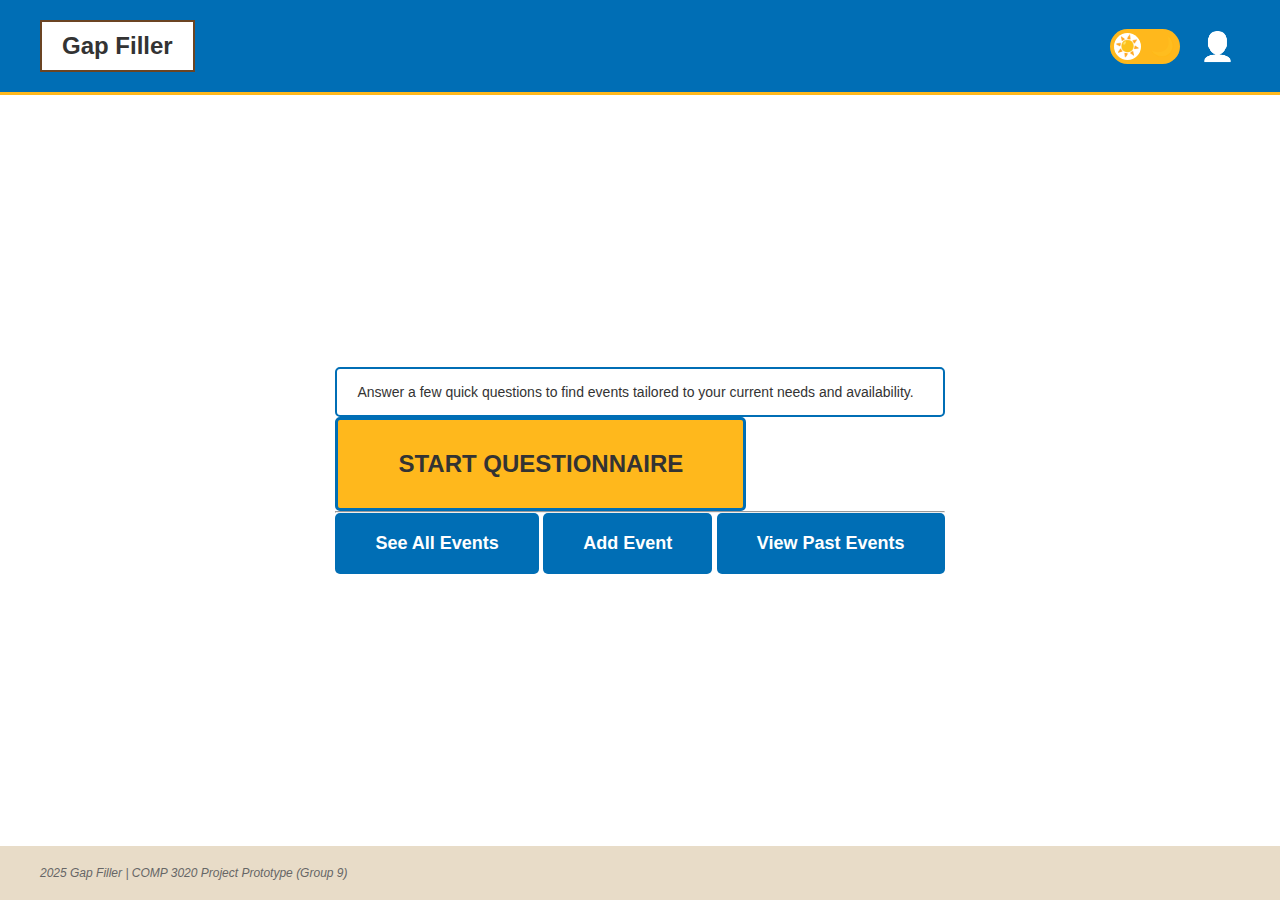
<file: index.html>
<!DOCTYPE html>
<html lang="en">

<head>
    <meta charset="UTF-8">
    <meta name="viewport" content="width=device-width, initial-scale=1.0">
    <title>Gap Filler - Home</title>
    <link rel="stylesheet" href="styles.css">
</head>

<body>
    <div class="container">
        <header class="header">
            <div class="logo">Gap Filler</div>
            <div class="header-icons">
                <div class="theme-toggle">
                    <input type="checkbox" id="theme-switch" class="theme-switch-input">
                    <label for="theme-switch" class="theme-switch-label">
                        <span class="theme-icon sun">☀️</span>
                        <span class="theme-icon moon">🌙</span>
                    </label>
                </div>
                <div class="profile-dropdown">
                    <button class="icon profile-icon" id="profileButton">
                        👤
                    </button>
                    <div class="dropdown-menu" id="dropdownMenu">
                        <a href="index.html" class="dropdown-item">Logout</a>
                    </div>
                </div>
            </div>
        </header>

        <main class="main-content">
            <div class="homepage-content-wrapper">

                <div class="primary-action-group">
                    <div class="tooltip-left homepage-tooltip">
                        Answer a few quick questions to find events tailored to your current needs and availability.
                    </div>
                    <button class="btn btn-primary" onclick="window.location.href='q1.html'" title="Start Questionnaire">
                        START QUESTIONNAIRE
                    </button>
                </div>
                <hr class="section-separator">
                <div class="secondary-actions-container">
                    <button class="btn btn-secondary" onclick="window.location.href='allEvents.html'" title="See All Events">
                        See All Events
                    </button>
                    <button class="btn btn-secondary" onclick="window.location.href='addEvent.html'" title="Add Event">
                        Add Event
                    </button>
                    <button class="btn btn-secondary" onclick="window.location.href='pastEvents.html'" title="View Past Events">
                        View Past Events
                    </button>
                </div>
            </div>
        </main>

        <footer class="footer">
            <div class="footer-note">
                2025 Gap Filler | COMP 3020 Project Prototype (Group 9)
            </div>
        </footer>
    </div>

    <script>
        const profileButton = document.getElementById('profileButton');
        const dropdownMenu = document.getElementById('dropdownMenu');

        profileButton.addEventListener('click', function (e) {
            e.stopPropagation();
            dropdownMenu.classList.toggle('show');
        });

        document.addEventListener('click', function (e) {
            if (!profileButton.contains(e.target) && !dropdownMenu.contains(e.target)) {
                dropdownMenu.classList.remove('show');
            }
        });

        const themeSwitch = document.getElementById('theme-switch');
        themeSwitch.addEventListener('change', function () {
            console.log('Theme toggle clicked:', this.checked ? 'Dark' : 'Light');
        });
    </script>
</body>

</html>
</file>
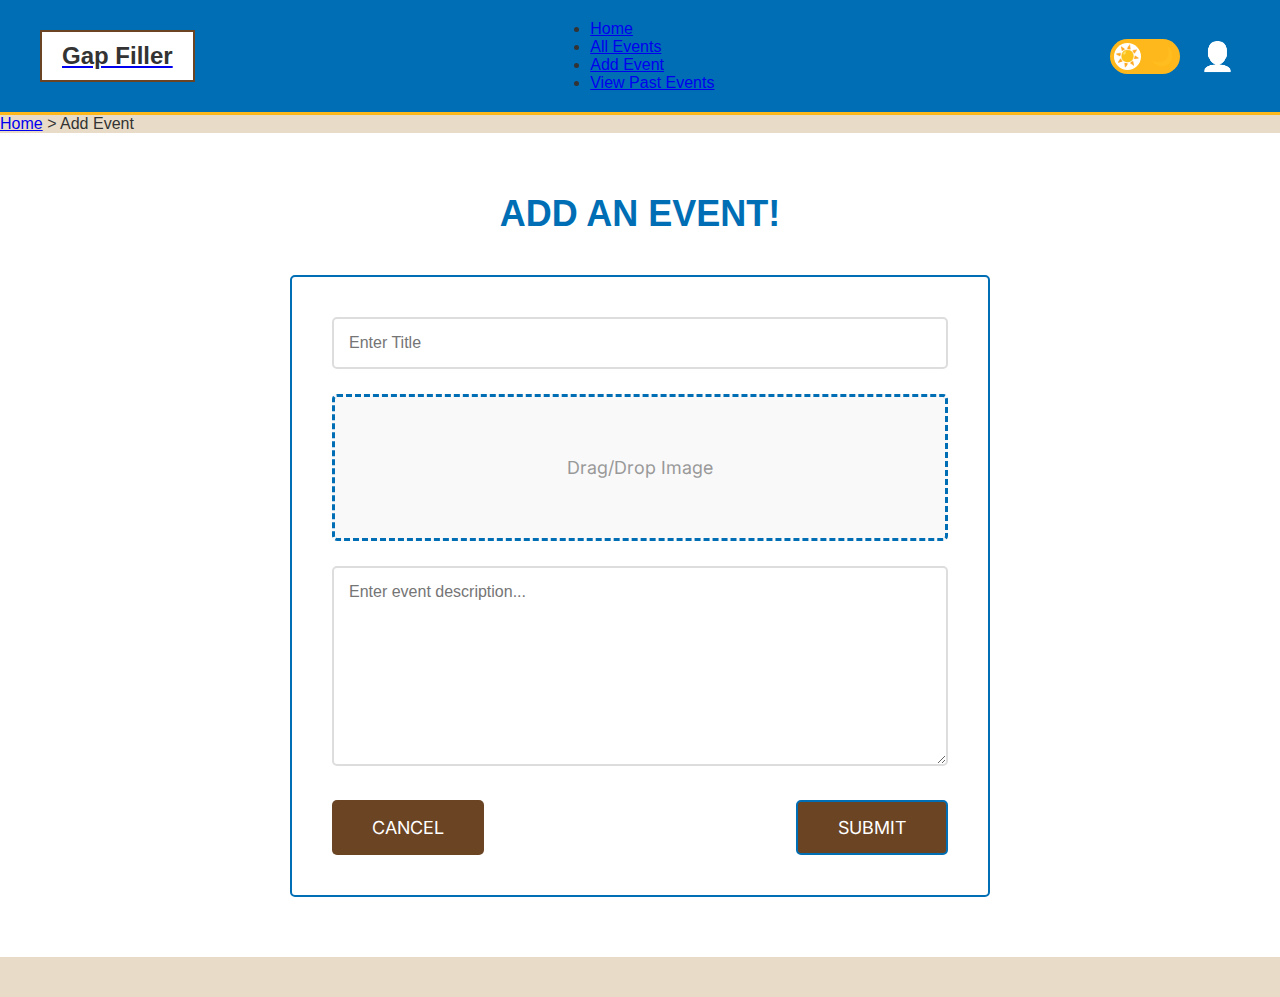
<file: addEvent.html>
<!DOCTYPE html>
<html lang="en">

<head>
    <meta charset="UTF-8">
    <meta name="viewport" content="width=device-width, initial-scale=1.0">
    <title>Gap Filler - Add Event</title>
    <link rel="stylesheet" href="styles.css">

    <link rel="preconnect" href="https://fonts.googleapis.com">
    <link rel="preconnect" href="https://fonts.gstatic.com" crossorigin>
    <link
        href="https://fonts.googleapis.com/css2?family=Inter:ital,opsz,wght@0,14..32,100..900;1,14..32,100..900&display=swap"
        rel="stylesheet">
        
    <style>
        .form-container {
            font-family: "Inter", sans-serif;
            background: white;
            padding: 40px;
            border: 2px solid #006eb5;
            border-radius: 5px;
            max-width: 700px;
            width: 100%;
        }

        .form-group {
            margin-bottom: 25px;
        }

        .form-input {
            width: 100%;
            padding: 15px;
            border: 2px solid #ddd;
            border-radius: 5px;
            font-size: 16px;
            background: white;
            color: #333;
        }

        .form-input:focus {
            outline: none;
            border-color: #006eb5;
            /* Blue focus */
        }

        .form-textarea {
            min-height: 200px;
            resize: vertical;
            font-family: Arial, sans-serif;
        }

        .drag-drop-area {
            border: 3px dashed #006eb5;
            border-radius: 5px;
            padding: 60px;
            text-align: center;
            background: #f9f9f9;
            color: #999;
            font-size: 18px;
            cursor: pointer;
        }

        .drag-drop-area:hover {
            border-color: #ffb81c;
            /* Gold on hover */
            background: #fffdf5;
        }

        .form-actions {
            display: flex;
            justify-content: space-between;
            margin-top: 30px;
        }

        .btn-cancel {
            font-family: "Inter";
            background: #6b4423;
            color: white;
            padding: 15px 40px;
            border: none;
            border-radius: 5px;
            font-size: 18px;
            cursor: pointer;
        }

        .btn-cancel:hover {
            background: #ffb81c;
        }

        .btn-submit {
            font-family: "Inter";
            background: #6b4423;
            color: white;
            padding: 15px 40px;
            font-size: 18px;
            cursor: pointer;
            box-shadow: none;
        }

        .btn-submit:hover {
            background: #ffc838;
        }
    </style>
</head>

<body>
    <div class="container">
        <header class="header">
            <a href="index.html" class="logo-link">
                <div class="logo">Gap Filler</div>
            </a>

            <ul class="header-nav">
                <li class="header-nav-item"><a href="index.html">Home</a></li>
                <li class="header-nav-item"><a href="allEvents.html">All Events</a></li>
                <li class="header-nav-item nav-active"><a href="addEvent.html">Add Event</a></li>
                <li class="header-nav-item"><a href="pastEvents.html">View Past Events</a></li>
            </ul>

            <div class="header-icons">
                <div class="theme-toggle">
                    <input type="checkbox" id="theme-switch" class="theme-switch-input">
                    <label for="theme-switch" class="theme-switch-label">
                        <span class="theme-icon sun">☀️</span>
                        <span class="theme-icon moon">🌙</span>
                    </label>
                </div>
                <div class="profile-dropdown">
                    <button class="icon profile-icon" id="profileButton">
                        👤
                    </button>
                    <div class="dropdown-menu" id="dropdownMenu">
                        <a href="index.html" class="dropdown-item">Logout</a>
                    </div>
                </div>
            </div>
        </header>

        <div class="breadcrumb-wrapper">
            <div class="breadcrumb-container" id="breadcrumbs">
            </div>
        </div>

        <main class="main-content">
            <h1 class="page-title">ADD AN EVENT!</h1>
            <div class="form-container">
                <form id="addEventForm">
                    <div class="form-group">
                        <input type="text" class="form-input" placeholder="Enter Title" id="eventTitle">
                    </div>

                    <div class="form-group">
                        <div class="drag-drop-area" id="dropArea">
                            Drag/Drop Image
                        </div>
                    </div>

                    <div class="form-group">
                        <textarea class="form-input form-textarea" placeholder="Enter event description..."
                            id="eventDescription"></textarea>
                    </div>

                    <div class="form-actions">
                        <button type="button" class="btn-cancel" onclick="window.location.href='index.html'">
                            CANCEL
                        </button>
                        <button type="submit" class="btn-submit">
                            SUBMIT
                        </button>
                    </div>
                </form>
            </div>
        </main>

        <footer class="footer">
        </footer>
    </div>

    <script>
        document.getElementById('addEventForm').addEventListener('submit', function (e) {
            e.preventDefault();
            alert('Event submitted! (This is a demo - no actual submission happening)');
        });

        const dropArea = document.getElementById('dropArea');

        dropArea.addEventListener('dragover', (e) => {
            e.preventDefault();
            dropArea.style.borderColor = '#667eea';
            dropArea.style.background = '#f0f0ff';
        });

        dropArea.addEventListener('dragleave', () => {
            dropArea.style.borderColor = '#ccc';
            dropArea.style.background = '#f9f9f9';
        });

        dropArea.addEventListener('drop', (e) => {
            e.preventDefault();
            dropArea.textContent = 'Image uploaded! ✓';
            dropArea.style.color = '#667eea';
        });

        // Dark Mode Toggle
        const themeSwitch = document.getElementById('theme-switch');

        const currentTheme = localStorage.getItem('theme') || 'light';
        if (currentTheme === 'dark') {
            document.body.classList.add('dark-mode');
            themeSwitch.checked = true;
        }

        themeSwitch.addEventListener('change', function () {
            if (this.checked) {
                document.body.classList.add('dark-mode');
                localStorage.setItem('theme', 'dark');
            } else {
                document.body.classList.remove('dark-mode');
                localStorage.setItem('theme', 'light');
            }
        });

        function renderBreadcrumbs() {
            const breadcrumbs = document.getElementById('breadcrumbs');
            if (breadcrumbs) {
                breadcrumbs.innerHTML = `
            <a href="index.html" class="breadcrumb-link">Home</a>
            <span class="breadcrumb-separator">></span>
            <span class="breadcrumb-current">Add Event</span>`;
            }
        }
        renderBreadcrumbs();
    </script>
</body>

</html>
</file>
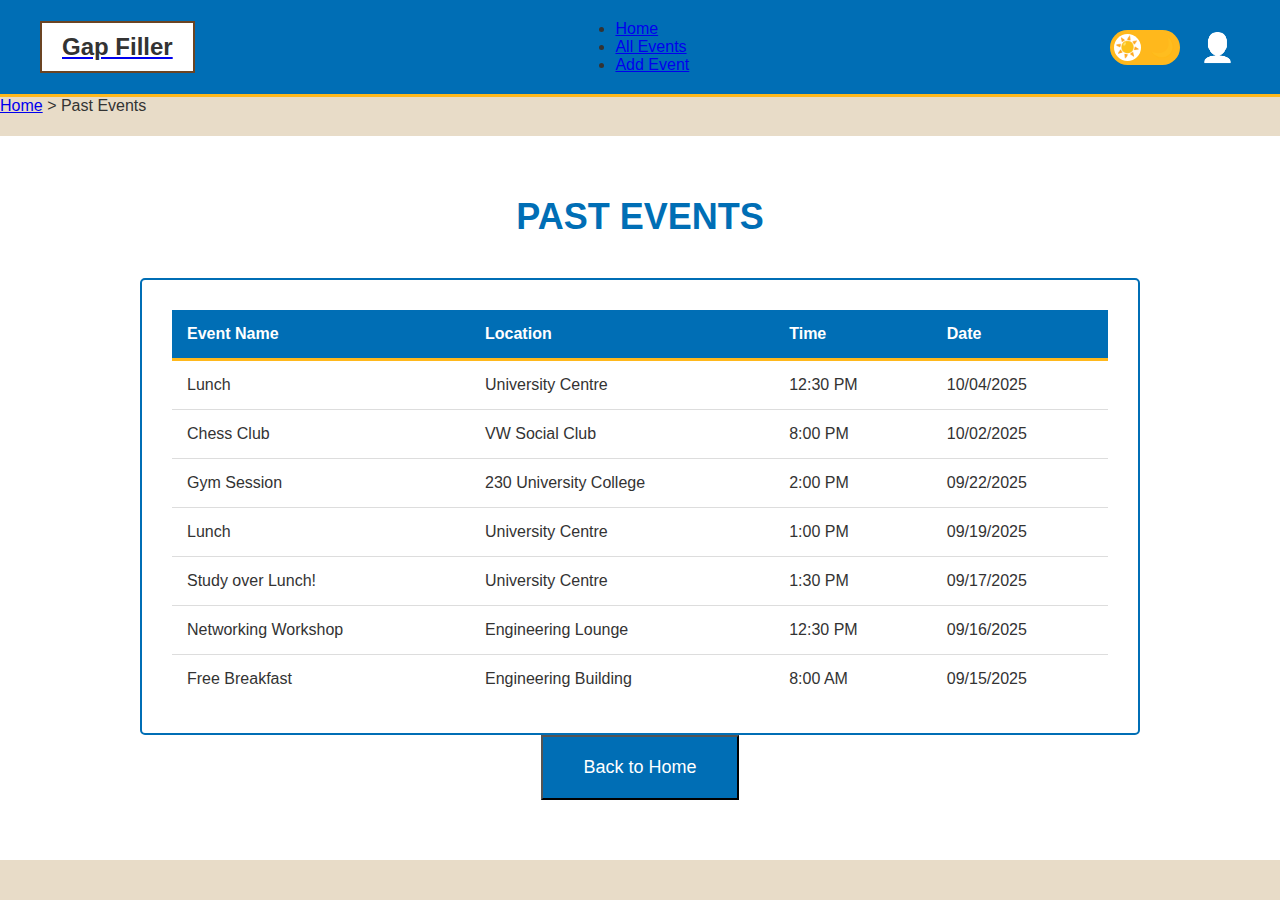
<file: pastEvents.html>
<!DOCTYPE html>
<html lang="en">

<head>
    <meta charset="UTF-8">
    <meta name="viewport" content="width=device-width, initial-scale=1.0">
    <title>Gap Filler - Past Events</title>
    <link rel="stylesheet" href="styles.css">
    <style>
        .events-table-container {
            background: white;
            padding: 30px;
            border: 2px solid #006eb5;
            border-radius: 5px;
            max-width: 1000px;
            width: 100%;
            overflow-x: auto;
        }

        .events-table {
            width: 100%;
            border-collapse: collapse;
            font-size: 16px;
        }

        .events-table thead {
            background-color: #006eb5;
            color: white;
        }

        .events-table th {
            padding: 15px;
            text-align: left;
            font-weight: bold;
            border-bottom: 3px solid #ffb81c;
        }

        .events-table td {
            padding: 15px;
            border-bottom: 1px solid #ddd;
            color: #333;
        }

        .events-table tbody tr:hover {
            background-color: #f0f8ff;
            cursor: pointer;
        }

        .events-table tbody tr:last-child td {
            border-bottom: none;
        }
    </style>
</head>

<body>
    <div class="container">
        <header class="header">
            <a href="index.html" class="logo-link">
                <div class="logo">Gap Filler</div>
            </a>

            <ul class="header-nav">
                <li class="header-nav-item"><a href="index.html">Home</a></li>
                <li class="header-nav-item"><a href="allEvents.html">All Events</a></li>
                <li class="header-nav-item"><a href="addEvent.html">Add Event</a></li>
            </ul>

            <div class="header-icons">
                <div class="theme-toggle">
                    <input type="checkbox" id="theme-switch" class="theme-switch-input">
                    <label for="theme-switch" class="theme-switch-label">
                        <span class="theme-icon sun">☀️</span>
                        <span class="theme-icon moon">🌙</span>
                    </label>
                </div>
                <div class="profile-dropdown">
                    <button class="icon profile-icon" id="profileButton">
                        👤
                    </button>
                    <div class="dropdown-menu" id="dropdownMenu">
                        <a href="index.html" class="dropdown-item">Logout</a>
                    </div>
                </div>
            </div>
        </header>

        <div class="breadcrumb-wrapper">
            <div class="breadcrumb-container" id="breadcrumbs">
            </div>
        </div>

            <main class="main-content">
                <h1 class="page-title">PAST EVENTS</h1>
                <div class="events-table-container">
                    <table class="events-table">
                        <thead>
                            <tr>
                                <th class="event-name-col">Event Name</th>
                                <th class="event-location-col">Location</th>
                                <th class="event-time-col">Time</th>
                                <th class="event-date-col">Date</th>
                            </tr>
                        </thead>
                        <tbody>
                            <tr>
                                <td class="event-name-col">Lunch</td>
                                <td class="event-location-col">University Centre</td>
                                <td class="event-time-col">12:30 PM</td>
                                <td class="event-date-col">10/04/2025</td>
                            </tr>
                            <tr>
                                <td class="event-name-col">Chess Club</td>
                                <td class="event-location-col">VW Social Club</td>
                                <td class="event-time-col">8:00 PM</td>
                                <td class="event-date-col">10/02/2025</td>
                            </tr>
                            <tr>
                                <td class="event-name-col">Gym Session</td>
                                <td class="event-location-col">230 University College</td>
                                <td class="event-time-col">2:00 PM</td>
                                <td class="event-date-col">09/22/2025</td>
                            </tr>
                            <tr>
                                <td class="event-name-col">Lunch</td>
                                <td class="event-location-col">University Centre</td>
                                <td class="event-time-col">1:00 PM</td>
                                <td class="event-date-col">09/19/2025</td>
                            </tr>
                            <tr>
                                <td class="event-name-col">Study over Lunch!</td>
                                <td class="event-location-col">University Centre</td>
                                <td class="event-time-col">1:30 PM</td>
                                <td class="event-date-col">09/17/2025</td>
                            </tr>
                            <tr>
                                <td class="event-name-col">Networking Workshop</td>
                                <td class="event-location-col">Engineering Lounge</td>
                                <td class="event-time-col">12:30 PM</td>
                                <td class="event-date-col">09/16/2025</td>
                            </tr>
                            <tr>
                                <td class="event-name-col">Free Breakfast</td>
                                <td class="event-location-col">Engineering Building</td>
                                <td class="event-time-col">8:00 AM</td>
                                <td class="event-date-col">09/15/2025</td>
                            </tr>
                        </tbody>
                    </table>
                </div>

                <div class="back-button-container">
                    <button class="btn-secondary" onclick="window.location.href='index.html'">
                        Back to Home
                    </button>
                </div>
            </main>

            <footer class="footer">
            </footer>
    </div>

    <script>
        const profileButton = document.getElementById('profileButton');
        const dropdownMenu = document.getElementById('dropdownMenu');

        profileButton.addEventListener('click', function (e) {
            e.stopPropagation();
            dropdownMenu.classList.toggle('show');
        });

        document.addEventListener('click', function (e) {
            if (!profileButton.contains(e.target) && !dropdownMenu.contains(e.target)) {
                dropdownMenu.classList.remove('show');
            }
        });

        const themeSwitch = document.getElementById('theme-switch');
        themeSwitch.addEventListener('change', function () {
            console.log('Theme toggle clicked:', this.checked ? 'Dark' : 'Light');
        });

        function renderBreadcrumbs() {
            const breadcrumbs = document.getElementById('breadcrumbs');
            if (breadcrumbs) {
                breadcrumbs.innerHTML = `
            <a href="index.html" class="breadcrumb-link">Home</a>
            <span class="breadcrumb-separator">></span>
            <span class="breadcrumb-current">Past Events</span>`;
            }
        }
        renderBreadcrumbs();
    </script>
</body>

</html>
</file>
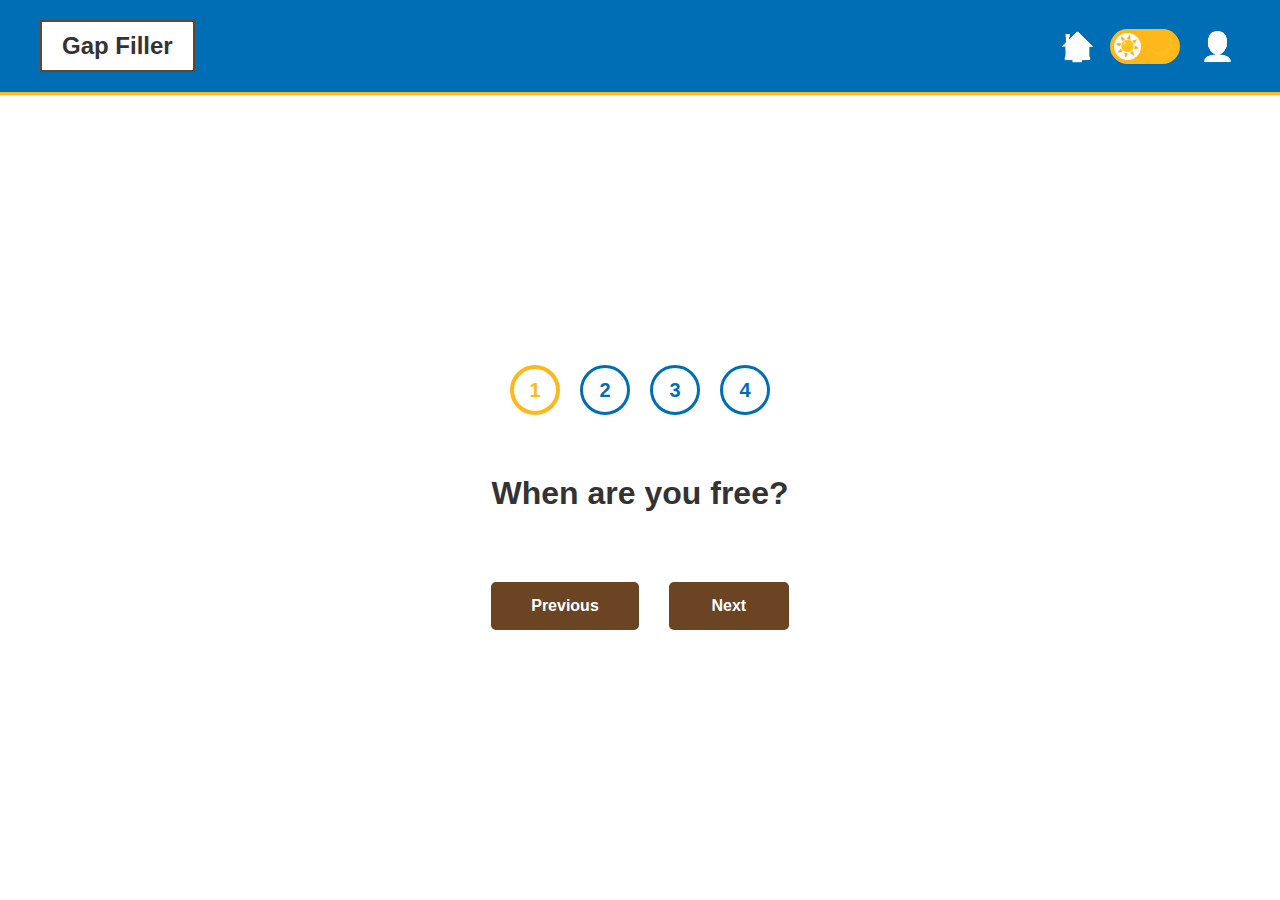
<file: Q1.html>
<!DOCTYPE html>
<html lang="en">
<head>
    <meta charset="UTF-8">
    <meta name="viewport" content="width=device-width, initial-scale=1.0">
    <title>Gap Filler - Home</title>
    <link rel="stylesheet" href="styles.css">
</head>
<body> 
    <div class="container">
        <header class="header">
            <div class="logo">Gap Filler</div>
            <div class="header-icons">
                <a href="index.html" class="icon-link" title="Home">
                    <span class="icon">🏠</span>
                </a>
                <div class="theme-toggle">
                    <input type="checkbox" id="theme-switch" class="theme-switch-input">
                    <label for="theme-switch" class="theme-switch-label">
                        <span class="theme-icon sun">☀️</span>
                        <span class="theme-icon moon">🌙</span>
                    </label>
                </div>
                <div class="profile-dropdown">
                    <button class="icon profile-icon" id="profileButton">
                        👤
                    </button>
                    <div class="dropdown-menu" id="dropdownMenu">
                        <a href="index.html" class="dropdown-item">Logout</a>
                    </div>
                </div>
            </div>
        </header>

        <main class="main-content">
            <div class="questionnaire-container">

                <div class="progress-indicator">
                    <div class="progress-circle active" onclick="window.location.href='q1.html'">1</div>
                    <div class="progress-circle" onclick="window.location.href='q2.html'">2</div>
                    <div class="progress-circle" onclick="window.location.href='q3.html'">3</div>
                    <div class="progress-circle" onclick="window.location.href='q4.html'">4</div>
                </div>
                
                <h1 class="question-title">When are you free?</h1>

                <div class="nav-buttons">
                    <button class="btn-nav btn-previous" onclick="window.location.href='index.html'">
                        Previous
                    </button>
                    <button class="btn-nav btn-next" onclick="window.location.href='q2.html'">
                        Next
                    </button>
                </div>
            </div>
        </main>
    </div>

    <script>
        const profileButton = document.getElementById('profileButton');
        const dropdownMenu = document.getElementById('dropdownMenu');

        profileButton.addEventListener('click', function(e) {
            e.stopPropagation();
            dropdownMenu.classList.toggle('show');
        });

        document.addEventListener('click', function(e) {
            if (!profileButton.contains(e.target) && !dropdownMenu.contains(e.target)) {
                dropdownMenu.classList.remove('show');
            }
        });

        const themeSwitch = document.getElementById('theme-switch');
        themeSwitch.addEventListener('change', function() {
            console.log('Theme toggle clicked:', this.checked ? 'Dark' : 'Light');
        });
    </script>
</body>
</html>
</file>
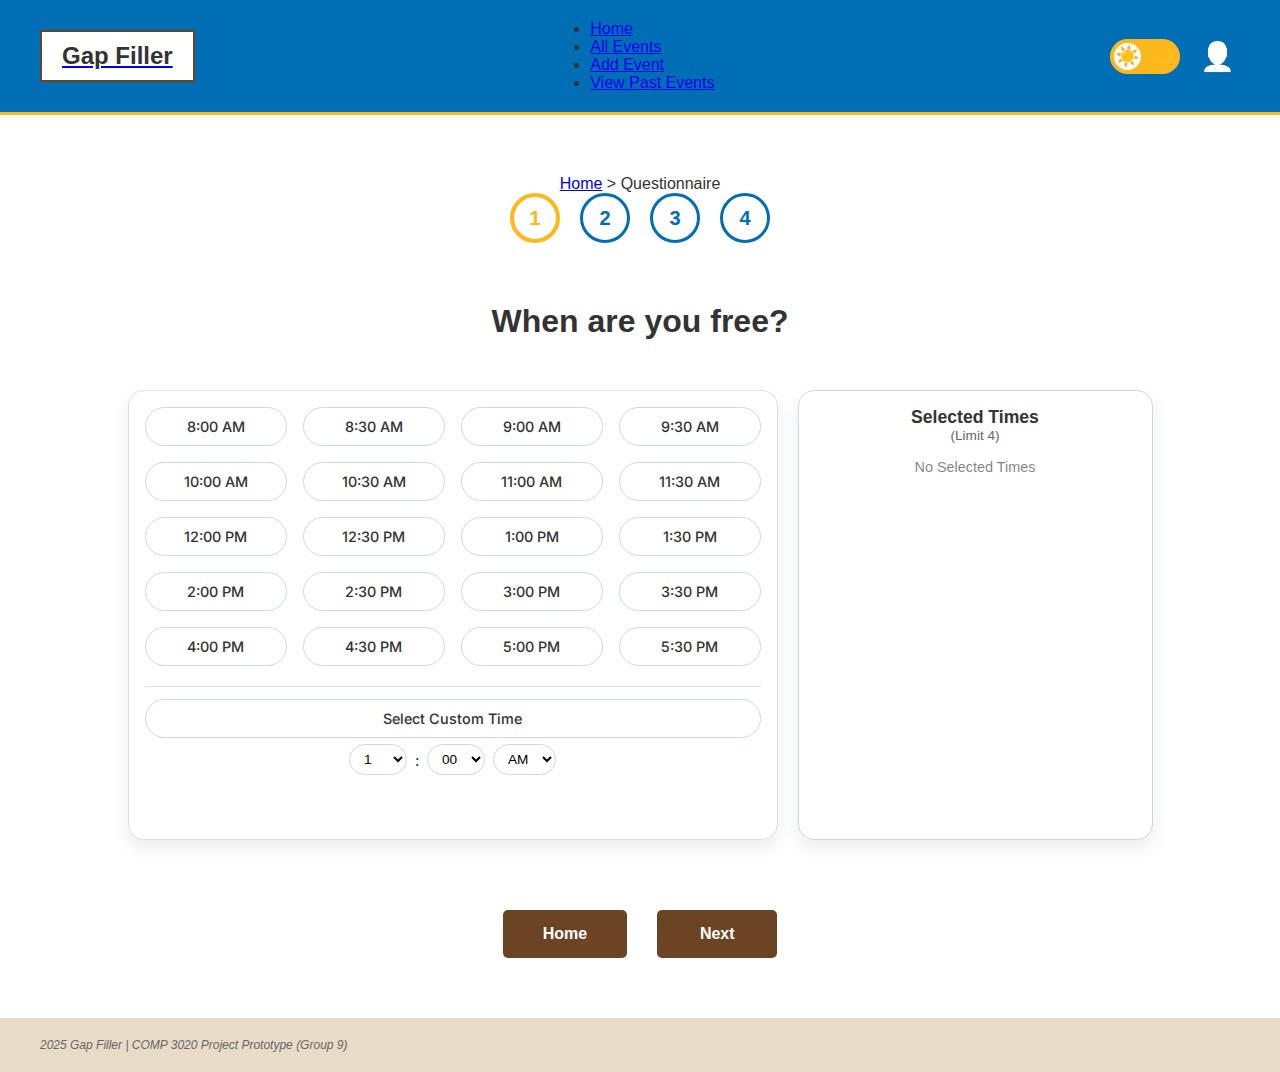
<file: q1.html>
<!DOCTYPE html>
<html lang="en">

<head>
  <meta charset="UTF-8" />
  <meta name="viewport" content="width=device-width, initial-scale=1.0" />
  <title>Gap Filler - Home</title>
  <link rel="stylesheet" href="styles.css" />

  <link rel="preconnect" href="https://fonts.googleapis.com">
  <link rel="preconnect" href="https://fonts.gstatic.com" crossorigin>
  <link
    href="https://fonts.googleapis.com/css2?family=Inter:ital,opsz,wght@0,14..32,100..900;1,14..32,100..900&display=swap"
    rel="stylesheet">

  <style>
    .time-selection {
      display: grid;
      grid-template-columns: repeat(auto-fill, minmax(120px, 1fr));
      gap: 16px;
      justify-items: stretch;
      align-content: flex-start;
      border: 1px solid #e0e0e0;
      background: white;
      width: 650px;
      height: 450px;
      padding: 16px;
      border-radius: 16px;
      box-shadow: 0 8px 18px rgba(0, 0, 0, 0.08);
      font-family: "Inter", system-ui, -apple-system, BlinkMacSystemFont, "Segoe UI",
        sans-serif;
    }

    .time-slot {
      display: flex;
      flex-direction: column;
      align-items: stretch;
      position: relative;
    }

    /* Hide native radio */
    .time-slot input[type="radio"] {
      position: absolute;
      opacity: 0;
      pointer-events: none;
    }

    /* Pill look for all labels (including custom) */
    .time-slot label {
      display: block;
      width: 100%;
      padding: 10px 8px;
      border-radius: 999px;
      text-align: center;
      font-size: 0.9rem;
      font-weight: 500;
      background-color: #ffffff;
      border: 1px solid #d0d7de;
      color: #333 !important;
      cursor: pointer;
      transition:
        background-color 0.15s ease,
        border-color 0.15s ease,
        box-shadow 0.15s ease,
        transform 0.1s ease;
    }

    .time-slot label:hover {
      background-color: #f0f7ff;
      transform: translateY(-1px) scale(1.05);
    }

    body.dark-mode .time-slot label:hover{
      background-color: #b7bdc2;
      border-color: #b7bdc2;
    }

    /* Selected pill (normal + custom) */
    .time-slot input[type="radio"]:checked + label {
      background-color: #006eb5;
      color: black;
      border-color: #005493;
      box-shadow: 0 4px 10px rgba(0, 110, 181, 0.35);
      transform: translateY(-1px) scale(1.1);
    }

    /* Custom time row spans full width */
    .custom-time-slot {
      grid-column: 1 / -1;
      border-top: 1px solid #e0e0e0;
      padding-top: 12px;
      margin-top: 4px;
    }

    .custom-time-controls {
      display: flex;
      align-items: center;
      gap: 8px;
      flex-wrap: wrap;
      justify-content: center;
      margin-top: 6px;
    }

    .custom-time-slot select {
      padding: 6px 10px;
      border-radius: 999px;
      border: 1px solid #d0d7de;
      background-color: #ffffff;
      font-size: 0.85rem;
      cursor: pointer;
    }

    .custom-time-slot select:focus {
      outline: none;
      border-color: #006eb5;
      box-shadow: 0 0 0 2px rgba(0, 110, 181, 0.2);
    }

    .nav-buttons {
      display: flex;
      justify-content: space-between;
      margin-top: 30px;
    }

    .profile-dropdown {
      position: relative;
      display: inline-block;
    }

    .dropdown-menu {
      display: none;
      position: absolute;
      right: 0;
      background-color: white;
      box-shadow: 0px 4px 8px rgba(0, 0, 0, 0.2);
      border-radius: 5px;
      overflow: hidden;
    }

    .dropdown-menu.show {
      display: block;
    }

    .dropdown-item {
      display: block;
      padding: 10px 15px;
      text-decoration: none;
      color: #333;
    }

    .dropdown-item:hover {
      background-color: #f0f0f0;
    }

    .time-wrapper {
      display: flex;
      gap: 20px;
      align-items: flex-start;
    }

    /* Right-side chosen times panel */
    .chosen-times {
      margin-top: 0;
      width: 355px;
      height: 450px;
      border: 1px solid #d0d7de;
      background: #ffffff;
      padding: 16px;
      border-radius: 16px;
      box-shadow: 0 8px 18px rgba(0, 0, 0, 0.08);
      font-family: inherit;
    }

    .chosen-times h3 {
      margin-top: 0;
      font-size: 1.1rem;
      text-align: center;
      color: #333;
    }

    .chosen-limit {
      margin: 0 0 8px;
      font-size: 0.85rem;
      text-align: center;
      color: #666;
    }

    .no-selected {
      text-align: center;
      font-size: 0.9rem;
      color: rgba(0, 0, 0, 0.5);
      padding-top: 8px;
    }

    .selected-pill {
      padding: 10px;
      margin-bottom: 10px;
      border-radius: 999px;
      background: #006eb5;
      color: white;
      cursor: pointer;
      text-align: center;
      border: 1px solid #005493;
      transition: opacity 0.15s ease;
    }

    .selected-pill:hover {
      opacity: 0.8;
    }
  </style>
</head>

<body>
  <div class="container">
    <header class="header">
      <a href="index.html" class="logo-link">
        <div class="logo">Gap Filler</div>
      </a>

      <ul class="header-nav">
        <li class="header-nav-item"><a href="index.html">Home</a></li>
        <li class="header-nav-item"><a href="allEvents.html">All Events</a></li>
        <li class="header-nav-item"><a href="addEvent.html">Add Event</a></li>
        <li class="header-nav-item"><a href="pastEvents.html">View Past Events</a></li>
      </ul>

      <div class="header-icons">
        <div class="theme-toggle">
          <input type="checkbox" id="theme-switch" class="theme-switch-input">
          <label for="theme-switch" class="theme-switch-label">
            <span class="theme-icon sun">☀️</span>
            <span class="theme-icon moon">🌙</span>
          </label>
        </div>
        <div class="profile-dropdown">
          <button class="icon profile-icon" id="profileButton">
            👤
          </button>
          <div class="dropdown-menu" id="dropdownMenu">
            <a href="index.html" class="dropdown-item">Logout</a>
          </div>
        </div>
      </div>
    </header>

    <main class="main-content">
      <div class="breadcrumb-container" id="breadcrumbs">
      </div>

      <div class="questionnaire-container">
        <div class="progress-indicator">
          <div class="progress-circle active" onclick="window.location.href='q1.html'">
            1
          </div>
          <div class="progress-circle" onclick="window.location.href='q2.html'">
            2
          </div>
          <div class="progress-circle" onclick="window.location.href='q3.html'">
            3
          </div>
          <div class="progress-circle" onclick="window.location.href='q4.html'">
            4
          </div>
        </div>

        <h1 class="question-title">When are you free?</h1>

        <div class="time-wrapper">
          <form id="timeForm">
            <div class="time-selection" id="timeSelection"></div>
          </form>

          <div class="chosen-times" id="chosenTimes">
            <h3>Selected Times</h3>
            <p class="chosen-limit">(Limit 4)</p>
            <div id="chosenList">
              <div id="noSelectedPlaceholder" class="no-selected">No Selected Times</div>
            </div>
          </div>
        </div>

        <div class="nav-buttons">
          <button class="btn-nav btn-previous" onclick="window.location.href='index.html'">
            Home
          </button>
          <button class="btn-nav btn-next" onclick="window.location.href='q2.html'">
            Next
          </button>
        </div>
      </div>
    </main>

    <footer class="footer">
      <div class="footer-note">
        2025 Gap Filler | COMP 3020 Project Prototype (Group 9)
      </div>
    </footer>
  </div>

  <script>
    const container = document.getElementById("timeSelection");

    function toDisplayLabel(hours24, minutes) {
      let displayHours = ((hours24 + 11) % 12) + 1;
      let ampm = hours24 >= 12 ? "PM" : "AM";
      return `${displayHours}:${minutes.toString().padStart(2, "0")} ${ampm}`;
    }

    // 8:00 AM to 5:30 PM in 30-minute steps
    const startMinutes = 8 * 60;
    const endMinutes = 17 * 60 + 30;

    // Create standard time slots
    for (let i = startMinutes; i <= endMinutes; i += 30) {
      let hours = Math.floor(i / 60);
      let minutes = i % 60;
      let label = toDisplayLabel(hours, minutes);

      const div = document.createElement("div");
      div.className = "time-slot";
      div.innerHTML = `
        <input type="radio" name="time" id="time-${i}" value="${label}">
        <label for="time-${i}">${label}</label>
      `;
      container.appendChild(div);
    }

    // Custom time row at the bottom
    const customDiv = document.createElement("div");
    customDiv.className = "time-slot custom-time-slot";
    customDiv.innerHTML = `
      <input type="radio" name="time" id="time-custom" value="">
      <label id="custom-time-pill" for="time-custom">Select Custom Time</label>
      <div class="custom-time-controls">
        <select id="custom-hour">
          ${Array.from({ length: 12 }, (_, i) => {
            const h = i + 1;
            return `<option value="${h}">${h}</option>`;
          }).join("")}
        </select>
        <span>:</span>
        <select id="custom-minute">
          ${Array.from({ length: 60 }, (_, i) => {
            const m = i.toString().padStart(2, "0");
            return `<option value="${m}">${m}</option>`;
          }).join("")}
        </select>
        <select id="custom-ampm">
          <option value="AM">AM</option>
          <option value="PM">PM</option>
        </select>
      </div>
    `;
    container.appendChild(customDiv);

    const customHour = customDiv.querySelector("#custom-hour");
    const customMinute = customDiv.querySelector("#custom-minute");
    const customAmpm = customDiv.querySelector("#custom-ampm");
    const customTimeRadio = customDiv.querySelector("#time-custom");
    const customTimePill = document.getElementById("custom-time-pill");

    // Dropdown menu logic
    const profileButton = document.getElementById("profileButton");
    const dropdownMenu = document.getElementById("dropdownMenu");

    profileButton.addEventListener("click", function (e) {
      e.stopPropagation();
      dropdownMenu.classList.toggle("show");
    });

    document.addEventListener("click", function (e) {
      if (
        !profileButton.contains(e.target) &&
        !dropdownMenu.contains(e.target)
      ) {
        dropdownMenu.classList.remove("show");
      }
    });

    // Dark Mode Toggle
    const themeSwitch = document.getElementById('theme-switch');

    const currentTheme = localStorage.getItem('theme') || 'light';
    if (currentTheme === 'dark') {
      document.body.classList.add('dark-mode');
      themeSwitch.checked = true;
    } else {
      document.body.classList.remove('dark-mode');
      themeSwitch.checked = false;
    }
    themeSwitch.addEventListener('change', function () {
      if (this.checked) {
        document.body.classList.add('dark-mode');
        localStorage.setItem('theme', 'dark');
      } else {
        document.body.classList.remove('dark-mode');
        localStorage.setItem('theme', 'light');
      }
    });

    function renderBreadcrumbs() {
      const breadcrumbs = document.getElementById('breadcrumbs');
      if (breadcrumbs) {
        breadcrumbs.innerHTML = `
            <a href="index.html" class="breadcrumb-link">Home</a>
            <span class="breadcrumb-separator">></span>
            <span class="breadcrumb-current">Questionnaire</span>`;
      }
    }
    renderBreadcrumbs();

    //---------------------------------------------------------------
    // MOVE SELECTED TIMES FROM LEFT → RIGHT
    // CLICKING A PILL REMOVES IT
    // LIMIT = 4 SELECTIONS
    //---------------------------------------------------------------

    const chosenList = document.getElementById("chosenList");
    const timeSelection = document.getElementById("timeSelection");
    const noSelectedPlaceholder = document.getElementById("noSelectedPlaceholder");

    function selectedCount() {
      return chosenList.querySelectorAll(".selected-pill").length;
    }

    function updateNoSelectedPlaceholder() {
      if (selectedCount() === 0) {
        noSelectedPlaceholder.style.display = "block";
      } else {
        noSelectedPlaceholder.style.display = "none";
      }
    }

    // Flash red border on chosen-times box without getting stuck
    let redFlashTimeout = null;
    function flashRedBox() {
      const chosenBox = document.getElementById("chosenTimes");

      if (redFlashTimeout) {
        clearTimeout(redFlashTimeout);
      }

      chosenBox.style.borderColor = "red";

      redFlashTimeout = setTimeout(() => {
        chosenBox.style.borderColor = "#d0d7de";
        redFlashTimeout = null;
      }, 800);
    }

    // Convert "8:30 AM" -> minutes since midnight
    function convertLabelToMinutes(label) {
      const [time, ampm] = label.split(" ");
      if (!time || !ampm) return 0; // safety for weird values
      let [hour, minute] = time.split(":").map(Number);

      if (ampm === "PM" && hour !== 12) hour += 12;
      if (ampm === "AM" && hour === 12) hour = 0;

      return hour * 60 + minute;
    }

    function sortChosenList() {
      const pills = Array.from(chosenList.querySelectorAll(".selected-pill"));

      const parsed = pills.map(p => {
        const label = p.textContent.trim();
        const minutes = convertLabelToMinutes(label);
        return { element: p, minutes };
      });

      parsed.sort((a, b) => a.minutes - b.minutes);
      parsed.forEach(item => chosenList.appendChild(item.element));
    }

    function saveChosenTimes() {
      const labels = Array.from(
        chosenList.querySelectorAll(".selected-pill")
      ).map(p => p.textContent.trim());

      localStorage.setItem("chosenTimes", JSON.stringify(labels));
    }

    // Create or update a pill in the right panel
    function moveTimeToChosen(id, label) {
      let pill = chosenList.querySelector(`.selected-pill[data-id="${id}"]`);
      if (!pill) {
        pill = document.createElement("div");
        pill.className = "selected-pill";
        pill.dataset.id = id;
        chosenList.appendChild(pill);
      }

      pill.textContent = label;

      sortChosenList();
      saveChosenTimes();
      updateNoSelectedPlaceholder();
    }

    // Restore saved selections from localStorage (by label)
    function restoreChosenTimes() {
      const saved = JSON.parse(localStorage.getItem("chosenTimes") || "[]");
      if (!saved.length) {
        updateNoSelectedPlaceholder();
        return;
      }

      saved.forEach(label => {
        // Try to match a preset time
        const radio = Array.from(
          timeSelection.querySelectorAll('input[name="time"]')
        ).find(r => r.value === label && r.id !== "time-custom");

        if (radio) {
          moveTimeToChosen(radio.id, label);
        } else {
          // Treat as a custom time
          customTimeRadio.value = label;
          customTimePill.textContent = `Custom Selected: ${label}`;
          moveTimeToChosen("time-custom", label);

          // Optional: parse label back into dropdowns
          const [time, ampm] = label.split(" ");
          if (time && ampm) {
            let [h, m] = time.split(":");
            customHour.value = String(((+h - 1 + 12) % 12) + 1); // convert back to 1–12
            customMinute.value = m;
            customAmpm.value = ampm;
          }
        }
      });

      sortChosenList();
      updateNoSelectedPlaceholder();
    }

    // Custom time: keep radio + pill synced
    function updateCustomTime(forceAddToChosen = false) {
      const hour = customHour.value;
      const minute = customMinute.value;
      const ampm = customAmpm.value;

      if (!hour || !minute || !ampm) return;

      const formattedMinute = minute.toString().padStart(2, "0");
      const label = `${hour}:${formattedMinute} ${ampm}`;

      // Always update the radio's value
      customTimeRadio.value = label;

      // ONLY update the left pill text & check radio if the user explicitly selected custom
      if (forceAddToChosen) {
        customTimePill.textContent = `Custom Selected: ${label}`;
        customTimeRadio.checked = true;
      }

      // Check if custom is already in the right-selected list
      const existingPill = chosenList.querySelector('.selected-pill[data-id="time-custom"]');

      // If already chosen OR explicitly selected, update/add the right pill
      if (existingPill || forceAddToChosen) {
        if (!existingPill && selectedCount() >= 4) return;
        moveTimeToChosen("time-custom", label);
      }
    }

    // When you click a time on the left
    timeSelection.addEventListener("change", e => {
      if (e.target.name !== "time") return;

      const radio = e.target;

      // CUSTOM TIME SELECTED
      if (radio.id === "time-custom") {
        const existingPill = !!chosenList.querySelector('.selected-pill[data-id="time-custom"]');

        // If custom is NOT already selected and we're at the limit, block and flash red
        if (!existingPill && selectedCount() >= 4) {
          radio.checked = false;
          flashRedBox();
          return; // do NOT change text to "Custom Selected"
        }

        // Build label from dropdowns and make sure it shows on the right
        updateCustomTime(true);
        return;
      }

      // PRESET TIME SELECTED
      const alreadyChosen = !!chosenList.querySelector(`.selected-pill[data-id="${radio.id}"]`);

      if (!alreadyChosen && selectedCount() >= 4) {
        // Limit reached → block adding new selection
        radio.checked = false;
        flashRedBox();
        return;
      }

      moveTimeToChosen(radio.id, radio.value);
    });

    // Clicking a pill on the right removes it
    chosenList.addEventListener("click", e => {
      if (!e.target.classList.contains("selected-pill")) return;

      const id = e.target.dataset.id;

      e.target.remove();
      saveChosenTimes();
      updateNoSelectedPlaceholder();

      if (id === "time-custom") {
        // Clear custom selection + reset label
        customTimeRadio.checked = false;
        customTimeRadio.value = "";
        customTimePill.textContent = "Select Custom Time";
        return;
      }

      const radio = document.getElementById(id);
      if (radio) radio.checked = false;
    });

    // Custom dropdowns: changing the time should NOT auto-select or change text;
    // it only updates the value and (if custom is already chosen) its pill.
    customHour.addEventListener("change", () => updateCustomTime(false));
    customMinute.addEventListener("change", () => updateCustomTime(false));
    customAmpm.addEventListener("change", () => updateCustomTime(false));

    // Initial restore from localStorage
    restoreChosenTimes();
    updateNoSelectedPlaceholder();
  </script>

</body>

</html>
</file>
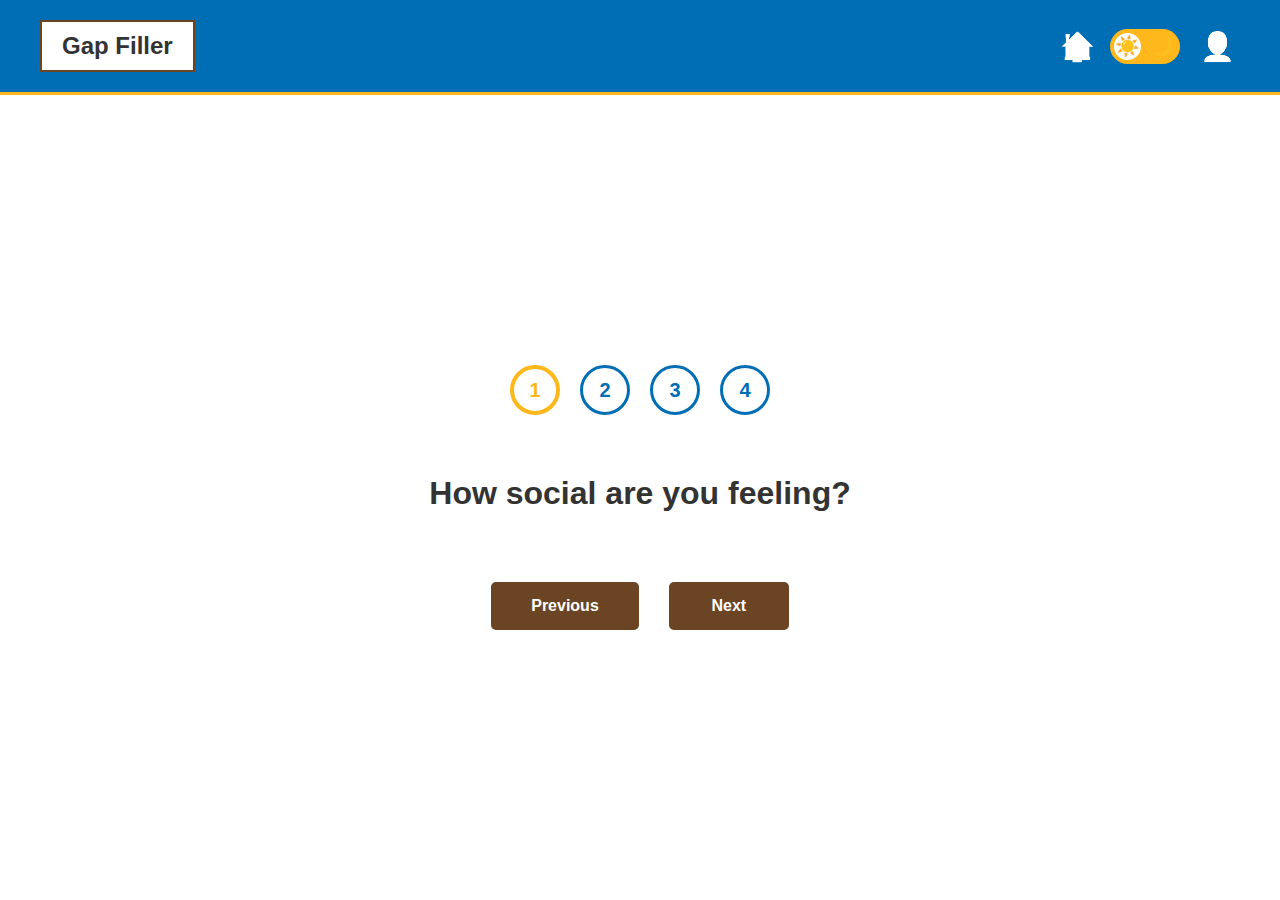
<file: q2.html>
<!DOCTYPE html>
<html lang="en">
<head>
    <meta charset="UTF-8">
    <meta name="viewport" content="width=device-width, initial-scale=1.0">
    <title>Gap Filler - Home</title>
    <link rel="stylesheet" href="styles.css">
</head>
<body> 
    <div class="container">
        <header class="header">
            <div class="logo">Gap Filler</div>
            <div class="header-icons">
                <a href="index.html" class="icon-link" title="Home">
                    <span class="icon">🏠</span>
                </a>
                <div class="theme-toggle">
                    <input type="checkbox" id="theme-switch" class="theme-switch-input">
                    <label for="theme-switch" class="theme-switch-label">
                        <span class="theme-icon sun">☀️</span>
                        <span class="theme-icon moon">🌙</span>
                    </label>
                </div>
                <div class="profile-dropdown">
                    <button class="icon profile-icon" id="profileButton">
                        👤
                    </button>
                    <div class="dropdown-menu" id="dropdownMenu">
                        <a href="index.html" class="dropdown-item">Logout</a>
                    </div>
                </div>
            </div>
        </header>

        <main class="main-content">
            <div class="questionnaire-container">

                <div class="progress-indicator">
                    <div class="progress-circle active" onclick="window.location.href='q1.html'">1</div>
                    <div class="progress-circle" onclick="window.location.href='q2.html'">2</div>
                    <div class="progress-circle" onclick="window.location.href='q3.html'">3</div>
                    <div class="progress-circle" onclick="window.location.href='q4.html'">4</div>
                </div>

                <h1 class="question-title">How social are you feeling?</h1>

                <div class="nav-buttons">
                    <button class="btn-nav btn-previous" onclick="window.location.href='q1.html'">
                        Previous
                    </button>
                    <button class="btn-nav btn-next" onclick="window.location.href='q3.html'">
                        Next
                    </button>
                </div>
            </div>
        </main>
    </div>

    <script>
        const profileButton = document.getElementById('profileButton');
        const dropdownMenu = document.getElementById('dropdownMenu');

        profileButton.addEventListener('click', function(e) {
            e.stopPropagation();
            dropdownMenu.classList.toggle('show');
        });

        document.addEventListener('click', function(e) {
            if (!profileButton.contains(e.target) && !dropdownMenu.contains(e.target)) {
                dropdownMenu.classList.remove('show');
            }
        });

        const themeSwitch = document.getElementById('theme-switch');
        themeSwitch.addEventListener('change', function() {
            console.log('Theme toggle clicked:', this.checked ? 'Dark' : 'Light');
        });
    </script>
</body>
</html>
</file>
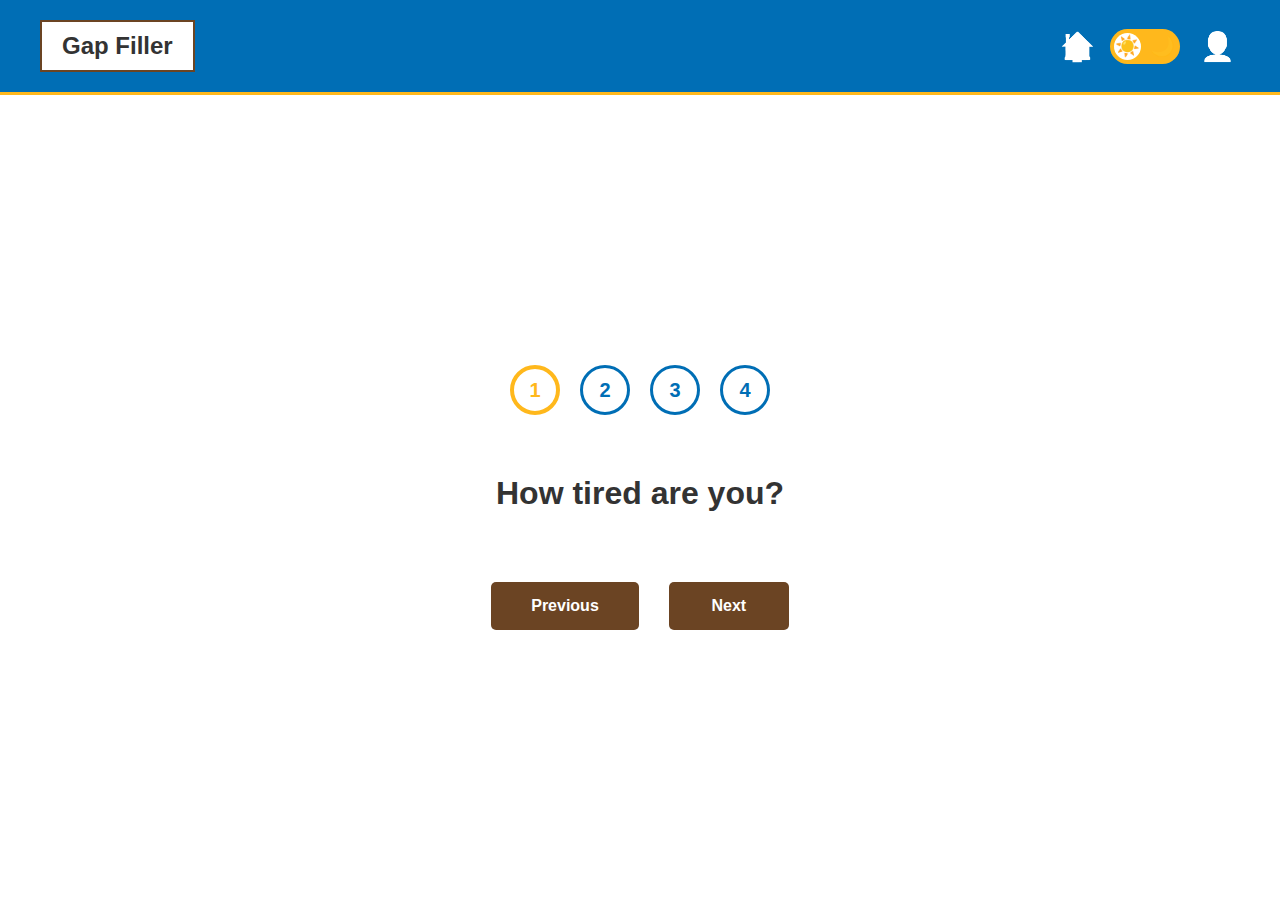
<file: q3.html>
<!DOCTYPE html>
<html lang="en">
<head>
    <meta charset="UTF-8">
    <meta name="viewport" content="width=device-width, initial-scale=1.0">
    <title>Gap Filler - Home</title>
    <link rel="stylesheet" href="styles.css">
</head>
<body> 
    <div class="container">
        <header class="header">
            <div class="logo">Gap Filler</div>
            <div class="header-icons">
                <a href="index.html" class="icon-link" title="Home">
                    <span class="icon">🏠</span>
                </a>
                <div class="theme-toggle">
                    <input type="checkbox" id="theme-switch" class="theme-switch-input">
                    <label for="theme-switch" class="theme-switch-label">
                        <span class="theme-icon sun">☀️</span>
                        <span class="theme-icon moon">🌙</span>
                    </label>
                </div>
                <div class="profile-dropdown">
                    <button class="icon profile-icon" id="profileButton">
                        👤
                    </button>
                    <div class="dropdown-menu" id="dropdownMenu">
                        <a href="index.html" class="dropdown-item">Logout</a>
                    </div>
                </div>
            </div>
        </header>

        <main class="main-content">
            <div class="questionnaire-container">
                    <div class="progress-indicator">
                    <div class="progress-circle active" onclick="window.location.href='q1.html'">1</div>
                    <div class="progress-circle" onclick="window.location.href='q2.html'">2</div>
                    <div class="progress-circle" onclick="window.location.href='q3.html'">3</div>
                    <div class="progress-circle" onclick="window.location.href='q4.html'">4</div>
                </div>
                <h1 class="question-title">How tired are you?</h1>

                <div class="nav-buttons">
                    <button class="btn-nav btn-previous" onclick="window.location.href='q2.html'">
                        Previous
                    </button>
                    <button class="btn-nav btn-next" onclick="window.location.href='q4.html'">
                        Next
                    </button>
                </div>
            </div>
        </main>
    </div>

    <script>
        const profileButton = document.getElementById('profileButton');
        const dropdownMenu = document.getElementById('dropdownMenu');

        profileButton.addEventListener('click', function(e) {
            e.stopPropagation();
            dropdownMenu.classList.toggle('show');
        });

        document.addEventListener('click', function(e) {
            if (!profileButton.contains(e.target) && !dropdownMenu.contains(e.target)) {
                dropdownMenu.classList.remove('show');
            }
        });

        const themeSwitch = document.getElementById('theme-switch');
        themeSwitch.addEventListener('change', function() {
            console.log('Theme toggle clicked:', this.checked ? 'Dark' : 'Light');
        });
    </script>
</body>
</html>
</file>
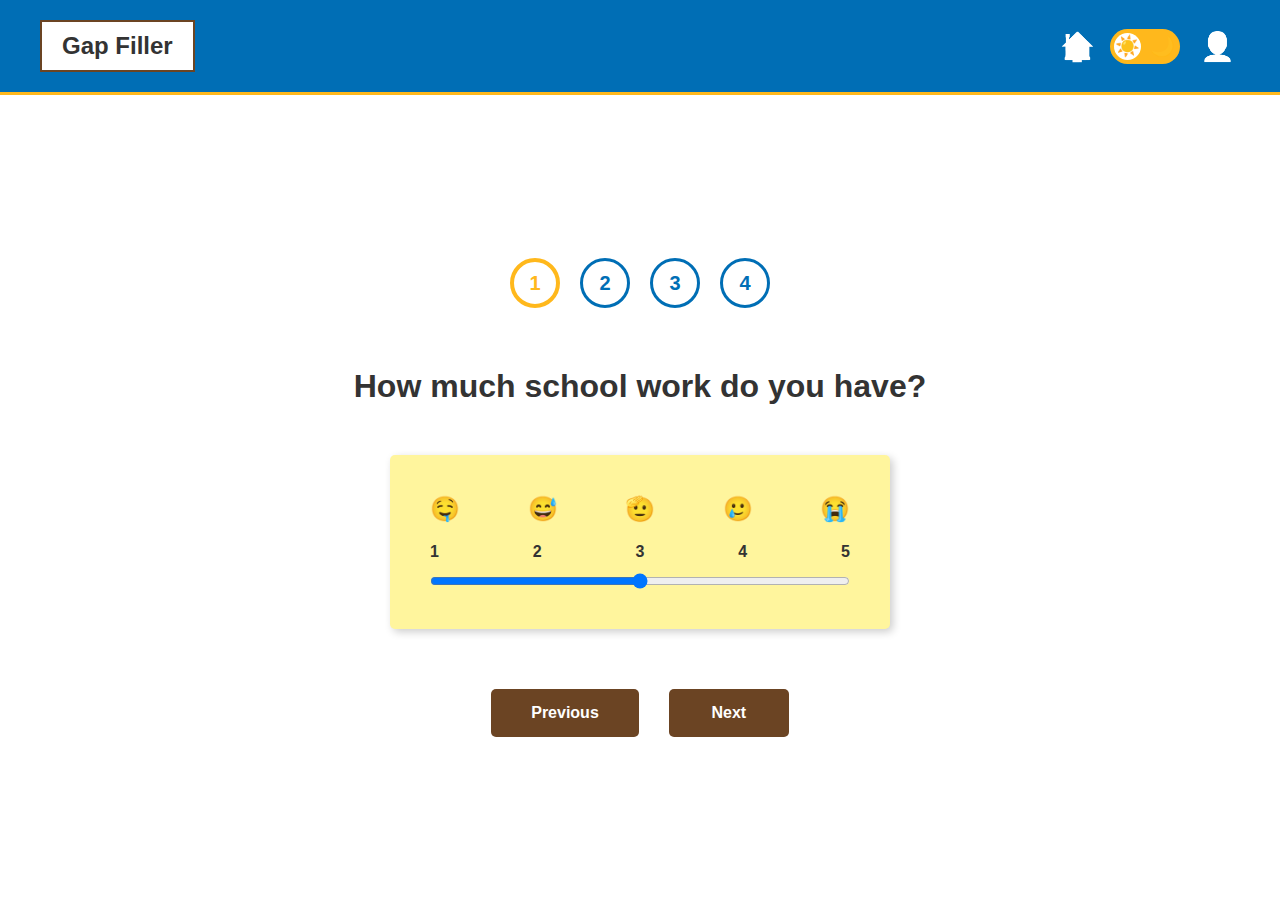
<file: q4.html>
<!DOCTYPE html>
<html lang="en">
<head>
    <meta charset="UTF-8">
    <meta name="viewport" content="width=device-width, initial-scale=1.0">
    <title>Gap Filler - Home</title>
    <link rel="stylesheet" href="styles.css">
</head>
<body> 
    <div class="container">
        <header class="header">
            <div class="logo">Gap Filler</div>
            <div class="header-icons">
                <a href="index.html" class="icon-link" title="Home">
                    <span class="icon">🏠</span>
                </a>
                <div class="theme-toggle">
                    <input type="checkbox" id="theme-switch" class="theme-switch-input">
                    <label for="theme-switch" class="theme-switch-label">
                        <span class="theme-icon sun">☀️</span>
                        <span class="theme-icon moon">🌙</span>
                    </label>
                </div>
                <div class="profile-dropdown">
                    <button class="icon profile-icon" id="profileButton">
                        👤
                    </button>
                    <div class="dropdown-menu" id="dropdownMenu">
                        <a href="index.html" class="dropdown-item">Logout</a>
                    </div>
                </div>
            </div>
        </header>

        <main class="main-content">
            <div class="questionnaire-container">
                
                <div class="progress-indicator">
                    <div class="progress-circle active" onclick="window.location.href='q1.html'">1</div>
                    <div class="progress-circle" onclick="window.location.href='q2.html'">2</div>
                    <div class="progress-circle" onclick="window.location.href='q3.html'">3</div>
                    <div class="progress-circle" onclick="window.location.href='q4.html'">4</div>
                </div>

                <h1 class="question-title">How much school work do you have?</h1>

                <div class="work-slider-container">
                    <div class="work-icons">
                        <!-- Don't mind this... just wanted to fill something in -->
                        <span class="work-icon">🤤</span>
                        <span class="work-icon">😅</span>
                        <span class="work-icon">🫡</span>
                        <span class="work-icon">🥲</span>
                        <span class="work-icon">😭</span>
                    </div>
                    <div class="slider-scale">
                        <span>1</span>
                        <span>2</span>
                        <span>3</span>
                        <span>4</span>
                        <span>5</span>
                    </div>
                    <input type="range" min="1" max="5" value="3" class="work-slider" id="workSlider">
                </div>

                <div class="nav-buttons">
                    <button class="btn-nav btn-previous" onclick="window.location.href='q3.html'">
                        Previous
                    </button>
                    <button class="btn-nav btn-next" onclick="window.location.href='allEvents.html'">
                        Next
                    </button>
                </div>
            </div>
        </main>
    </div>

    <script>
        const profileButton = document.getElementById('profileButton');
        const dropdownMenu = document.getElementById('dropdownMenu');

        profileButton.addEventListener('click', function(e) {
            e.stopPropagation();
            dropdownMenu.classList.toggle('show');
        });

        document.addEventListener('click', function(e) {
            if (!profileButton.contains(e.target) && !dropdownMenu.contains(e.target)) {
                dropdownMenu.classList.remove('show');
            }
        });

        const themeSwitch = document.getElementById('theme-switch');
        themeSwitch.addEventListener('change', function() {
            console.log('Theme toggle clicked:', this.checked ? 'Dark' : 'Light');
        });
    </script>
</body>
</html>
</file>
<file: styles.css>
/* ===== UofM COLOR PALETTE ===== */
/* 
Blue: #006eb5 (UofM Blue)
Brown: #6b4423 (UofM Brown/Bison)
Yellow: #ffb81c (UofM Gold)
Light tan: #e8dcc8 (Light brown background)
White: #ffffff (Content background)
*/

/* ===== GLOBAL RESET & BASE STYLES ===== */
* {
    margin: 0;
    padding: 0;
    box-sizing: border-box;
}

body {
    font-family: Arial, sans-serif;
    background-color: #e8dcc8; /* Light tan/brown */
    min-height: 100vh;
    color: #333;
}

/* ===== MAIN CONTAINER - CSS GRID ===== */
.container {
    display: grid;
    grid-template-rows: auto 1fr auto;
    min-height: 100vh;
    width: 100%;
    margin: 0 auto;
}

/* ===== HEADER - UofM Blue Background ===== */
.header {
    display: flex;
    justify-content: space-between;
    align-items: center;
    padding: 20px 40px;
    background-color: #006eb5; /* UofM Blue */
    border-bottom: 3px solid #ffb81c; /* UofM Gold accent */
}

.logo {
    font-size: 1.5rem;
    font-weight: bold;
    color: #333;
    border: 2px solid #6b4423; /* Brown border */
    padding: 10px 20px;
    background: white;
}

.header-icons {
    display: flex;
    gap: 15px;
    align-items: center;
}

.icon-link {
    text-decoration: none;
}

.icon {
    font-size: 1.75rem;
    cursor: pointer;
    filter: brightness(0) invert(1); /* Make emojis white on blue background */
}

/* ===== THEME TOGGLE SWITCH ===== */
.theme-toggle {
    display: inline-block;
}

.theme-switch-input {
    display: none;
}

.theme-switch-label {
    display: flex;
    align-items: center;
    justify-content: space-between;
    width: 70px;
    height: 35px;
    background: #ffb81c; /* UofM Gold */
    border-radius: 50px;
    padding: 5px;
    cursor: pointer;
    position: relative;
}

.theme-icon {
    font-size: 1.25rem;
    z-index: 2;
}

.theme-icon.sun {
    opacity: 1;
}

.theme-icon.moon {
    opacity: 0.3;
}

.theme-switch-input:checked + .theme-switch-label {
    background: #6b4423; /* Brown when checked */
}

.theme-switch-input:checked + .theme-switch-label .sun {
    opacity: 0.3;
}

.theme-switch-input:checked + .theme-switch-label .moon {
    opacity: 1;
}

.theme-switch-label::before {
    content: '';
    position: absolute;
    width: 27px;
    height: 27px;
    background: white;
    border-radius: 50%;
    top: 4px;
    left: 4px;
    transition: transform 0.3s;
}

.theme-switch-input:checked + .theme-switch-label::before {
    transform: translateX(35px);
}

/* ===== PROFILE DROPDOWN ===== */
.profile-dropdown {
    position: relative;
    display: inline-block;
}

.profile-icon {
    background: none;
    border: none;
    font-size: 1.75rem;
    cursor: pointer;
    padding: 5px;
    filter: brightness(0) invert(1); /* White on blue */
}

.dropdown-menu {
    position: absolute;
    top: 100%;
    right: 0;
    margin-top: 10px;
    background: white;
    border: 2px solid #006eb5;
    border-radius: 5px;
    min-width: 150px;
    display: none;
    z-index: 1000;
}

.dropdown-menu.show {
    display: block;
}

.dropdown-item {
    display: block;
    padding: 12px 20px;
    color: #333;
    text-decoration: none;
    font-size: 1rem;
}

.dropdown-item:hover {
    background: #006eb5;
    color: white;
}

/* ===== MAIN CONTENT - WHITE BACKGROUND ===== */
.main-content {
    background-color: #ffffff; /* White content area */
    display: grid;
    place-items: center;
    padding: 60px 40px;
    min-height: 500px;
}

/* ===== BUTTON GROUP ===== */
.button-group {
    display: flex;
    flex-direction: column;
    gap: 40px;
    width: 100%;
    max-width: 900px;
}

/* ===== BUTTON ROW - Tooltip LEFT + Button RIGHT ===== */
.button-row {
    display: grid;
    grid-template-columns: 1fr auto;
    gap: 30px;
    align-items: center;
}

/* ===== TOOLTIPS ===== */
.tooltip-left {
    text-align: left;
    padding: 20px 25px;
    background: white;
    border: 2px solid #006eb5; /* Blue border */
    border-radius: 5px;
    font-size: 1rem;
    color: #333;
}

/* ===== BUTTONS ===== */
.btn {
    padding: 20px 50px;
    border: none;
    border-radius: 5px;
    font-size: 1.125rem;
    font-weight: bold;
    cursor: pointer;
    white-space: nowrap;
}

.btn:hover {
    opacity: 0.9;
}

/* ===== PRIMARY BUTTON - Questionnaire (BIGGER) ===== */
.btn-primary {
    background: #ffb81c; /* UofM Gold */
    color: #333;
    font-size: 1.5rem;
    padding: 30px 70px;
    border: 3px solid #006eb5; /* Blue border */
}

.btn-primary:hover {
    background: #ffc838;
}

/* ===== SECONDARY BUTTONS - See Events & Add Event ===== */
.btn-secondary {
    background: #006eb5; /* UofM Blue */
    color: white;
    font-size: 1.125rem;
    padding: 20px 50px;
}

.btn-secondary:hover {
    background: #0081d5;
}

/* ===== FOOTER - LIGHT TAN BACKGROUND ===== */
.footer {
    background-color: #e8dcc8; /* Light tan (same as body) */
    display: flex;
    flex-direction: column;
    align-items: flex-start;
    padding: 30px 40px;
    gap: 10px;
}

.btn-past-events {
    padding: 15px 30px;
    background: #6b4423; /* Brown */
    color: white;
    border: none;
    border-radius: 5px;
    font-size: 1rem;
    font-weight: bold;
    cursor: pointer;
}

.btn-past-events:hover {
    background: #8b5a2b;
}

.footer-note {
    font-size: 0.875rem;
    color: #666;
    font-style: italic;
}

/* ===== ADD EVENT PAGE ===== */
.page-title {
    text-align: center;
    font-size: 2.25rem;
    color: #006eb5; /* Blue title */
    margin-bottom: 40px;
}

.form-container {
    background: white;
    padding: 40px;
    border: 2px solid #006eb5;
    border-radius: 5px;
    max-width: 700px;
    width: 100%;
}

.form-group {
    margin-bottom: 25px;
}

.form-input {
    width: 100%;
    padding: 15px;
    border: 2px solid #ddd;
    border-radius: 5px;
    font-size: 1rem;
    background: white;
    color: #333;
}

.form-input:focus {
    outline: none;
    border-color: #006eb5; /* Blue focus */
}

.form-textarea {
    min-height: 200px;
    resize: vertical;
    font-family: Arial, sans-serif;
}

.drag-drop-area {
    border: 3px dashed #006eb5;
    border-radius: 5px;
    padding: 60px;
    text-align: center;
    background: #f9f9f9;
    color: #999;
    font-size: 1.125rem;
    cursor: pointer;
}

.drag-drop-area:hover {
    border-color: #ffb81c; /* Gold on hover */
    background: #fffdf5;
}

.form-actions {
    display: flex;
    justify-content: space-between;
    margin-top: 30px;
}

.btn-cancel {
    background: #6b4423; /* Brown */
    color: white;
    padding: 15px 40px;
    border: none;
    border-radius: 5px;
    font-size: 1.125rem;
    cursor: pointer;
}

.btn-cancel:hover {
    background: #8b5a2b;
}

.btn-submit {
    background: #ffb81c; /* Gold */
    color: #333;
    padding: 15px 40px;
    border: 2px solid #006eb5;
    border-radius: 5px;
    font-size: 1.125rem;
    cursor: pointer;
}

.btn-submit:hover {
    background: #ffc838;
}

/* ===== PAST EVENTS PAGE ===== */
.events-list {
    background: white;
    padding: 30px;
    border: 2px solid #006eb5;
    border-radius: 5px;
    max-width: 800px;
    width: 100%;
}

.event-item {
    padding: 15px 0;
    border-bottom: 1px solid #eee;
    font-size: 1rem;
    color: #333;
}

.event-item:last-child {
    border-bottom: none;
}

/* ===== QUESTIONNAIRE PAGES ===== */
.questionnaire-container {
    width: 100%;
    max-width: 800px;
    display: flex;
    flex-direction: column;
    gap: 40px;
    align-items: center;
}

/* ===== PROGRESS INDICATOR ===== */
.progress-indicator {
    display: flex;
    gap: 20px;
    justify-content: center;
    margin-bottom: 20px;
}

.progress-circle {
    width: 50px;
    height: 50px;
    border: 3px solid #006eb5; /* Blue border */
    border-radius: 50%;
    display: flex;
    align-items: center;
    justify-content: center;
    font-size: 1.25rem;
    font-weight: bold;
    color: #006eb5;
    background: white;
    cursor: pointer;
    transition: all 0.3s;
}

.progress-circle:hover {
    transform: scale(1.1);
    box-shadow: 0 2px 8px rgba(0,0,0,0.2);
}

/* Active circle (current question) */
.progress-circle.active {
    border-width: 4px;
    border-color: #ffb81c; /* Gold border for current */
    color: #ffb81c;
    font-weight: bold;
}

/* Completed circle (answered questions) */
.progress-circle.completed {
    background: #b3d9ff; /* Light blue fill */
    color: #006eb5;
    border-color: #006eb5;
}

.progress-circle.completed:hover {
    background: #99ccff;
}

.question-title {
    font-size: 2rem;
    color: #333;
    text-align: center;
    margin-bottom: 10px;
}

.question-subtitle {
    font-size: 1rem;
    color: #666;
    text-align: center;
    font-style: italic;
}

/* ===== WORK SLIDER (Q4 - How Much Work) ===== */
.work-slider-container {
    background: #fff59d;
    padding: 40px;
    border-radius: 5px;
    box-shadow: 3px 3px 8px rgba(0,0,0,0.2);
    max-width: 500px;
    width: 100%;
}

.work-icons {
    display: flex;
    justify-content: space-between;
    margin-bottom: 20px;
    font-size: 1.5rem;
}

.work-icon {
    text-align: center;
}

.slider-scale {
    display: flex;
    justify-content: space-between;
    margin-bottom: 10px;
    font-size: 1rem;
    font-weight: bold;
    color: #333;
}

.work-slider {
    width: 100%;
    height: 8px;
    border-radius: 5px;
    outline: none;
    cursor: pointer;
}

/* ===== NAVIGATION BUTTONS ===== */
.nav-buttons {
    display: flex;
    gap: 30px;
    justify-content: center;
    margin-top: 20px;
}

.btn-nav {
    padding: 15px 40px;
    border: none;
    border-radius: 5px;
    font-size: 1rem;
    font-weight: bold;
    cursor: pointer;
    min-width: 120px;
}

.btn-previous {
    background: #6b4423;
    color: white;
}

.btn-previous:hover {
    background: #8b5a2b;
}

.btn-next {
    background: #6b4423;
    color: white;
}

.btn-next:hover {
    background: #8b5a2b;
}

/* ===== RESULTS PAGE ===== */
.results-container {
    width: 100%;
    max-width: 1000px;
}

.results-layout {
    display: grid;
    grid-template-columns: 1fr 2fr;
    gap: 30px;
    margin-top: 30px;
}

.event-cards {
    display: flex;
    flex-direction: column;
    gap: 15px;
}

.event-card {
    background: #c8e6a0;
    padding: 20px;
    border-radius: 5px;
    display: flex;
    align-items: center;
    gap: 15px;
    cursor: pointer;
    box-shadow: 2px 2px 6px rgba(0,0,0,0.1);
}

.event-card:hover {
    background: #b8d690;
    transform: translateX(5px);
}

.event-icon {
    font-size: 2rem;
}

.event-name {
    font-size: 1.125rem;
    font-weight: bold;
    color: #333;
}

.map-container {
    background: #f0f0f0;
    border: 2px solid #006eb5;
    border-radius: 5px;
    min-height: 400px;
    display: flex;
    align-items: center;
    justify-content: center;
}

.map-placeholder {
    text-align: center;
    color: #666;
}

.map-placeholder p {
    font-size: 1.5rem;
    margin-bottom: 10px;
}

.map-note {
    font-size: 1rem;
    color: #999;
    font-style: italic;
}

.view-all-link {
    margin-top: 30px;
    text-align: center;
}

.view-all-link a {
    color: #006eb5;
    font-size: 1.125rem;
    font-weight: bold;
    text-decoration: none;
}

.view-all-link a:hover {
    color: #0081d5;
    text-decoration: underline;
}

/* ===== RESPONSIVE ===== */
@media (max-width: 768px) {
    .header {
        padding: 15px 20px;
    }
    
    .main-content {
        padding: 40px 20px;
    }
    
    .button-row {
        grid-template-columns: 1fr;
        gap: 15px;
    }
    
    .tooltip-left {
        order: 2;
        text-align: center;
    }
    
    .btn {
        order: 1;
        width: 100%;
    }
    
    .btn-primary {
        font-size: 1.25rem;
        padding: 25px 50px;
    }
    
    .btn-secondary {
        font-size: 1rem;
        padding: 18px 40px;
    }
    
    .footer {
        padding: 20px;
    }
    
    /* Questionnaire mobile styles */
    .progress-indicator {
        gap: 10px;
    }
    
    .progress-circle {
        width: 40px;
        height: 40px;
        font-size: 1rem;
        border-width: 2px;
    }
    
    .progress-circle.active {
        border-width: 3px;
    }
    
    .sticky-options {
        flex-direction: column;
        gap: 20px;
    }
    
    .sticky-note {
        width: 100%;
        max-width: 250px;
    }
    
    .time-grid {
        grid-template-columns: repeat(2, 1fr);
        gap: 10px;
    }
    
    .other-times {
        flex-direction: column;
        align-items: flex-start;
    }
    
    .tired-options {
        flex-direction: column;
        gap: 20px;
    }
    
    .results-layout {
        grid-template-columns: 1fr;
    }
    
    .event-cards {
        order: 2;
    }
    
    .map-container {
        order: 1;
        min-height: 250px;
    }
    
    .nav-buttons {
        flex-direction: column;
        width: 100%;
    }
    
    .btn-nav {
        width: 100%;
    }
}

/* ===== BUTTON ROW - Right-aligned button + Left-aligned tooltip ===== */
.button-row {
    display: grid;
    grid-template-columns: 1fr auto;
    gap: 20px;
    align-items: center;
}

/* ===== TOOLTIPS ===== */
.tooltip-left {
    text-align: left;
    padding: 15px 20px;
    background: white;
    border: 2px solid #006eb5; /* Blue border */
    border-radius: 5px;
    font-size: 14px;
    color: #333;
}

/* ===== BUTTONS ===== */
.btn {
    padding: 20px 40px;
    border: none;
    border-radius: 5px;
    font-size: 18px;
    font-weight: bold;
    cursor: pointer;
    background: #6b4423; /* Brown */
    color: white;
}

.btn:hover {
    background: #8b5a2b;
}

/* ===== PRIMARY BUTTON - Questionnaire ===== */
.btn-primary {
    background: #ffb81c; /* UofM Gold */
    color: #333;
    font-size: 24px;
    padding: 30px 60px;
    border: 3px solid #006eb5; /* Blue border */
}

.btn-primary:hover {
    background: #ffc838;
}

/* ===== SECONDARY BUTTONS ===== */
.btn-secondary {
    background: #006eb5; /* UofM Blue */
    color: white;
    font-size: 18px;
    padding: 20px 40px;
}

.btn-secondary:hover {
    background: #0081d5;
}

/* ===== FOOTER ===== */
.footer {
    display: flex;
    flex-direction: column;
    align-items: flex-start;
    padding: 20px 40px;
    gap: 10px;
}

.btn-past-events {
    padding: 12px 24px;
    background: #6b4423; /* Brown */
    color: white;
    border: none;
    border-radius: 5px;
    font-size: 16px;
    font-weight: bold;
    cursor: pointer;
}

.btn-past-events:hover {
    background: #8b5a2b;
}

.footer-note {
    font-size: 12px;
    color: #666;
    font-style: italic;
}

/* ===== ADD EVENT PAGE ===== */
.page-title {
    text-align: center;
    font-size: 36px;
    color: #006eb5; /* Blue title */
    margin-bottom: 40px;
}

.form-container {
    background: white;
    padding: 40px;
    border: 2px solid #006eb5;
    border-radius: 5px;
    max-width: 700px;
    width: 100%;
}

.form-group {
    margin-bottom: 25px;
}

.form-input {
    width: 100%;
    padding: 15px;
    border: 2px solid #ddd;
    border-radius: 5px;
    font-size: 16px;
    background: white;
    color: #333;
}

.form-input:focus {
    outline: none;
    border-color: #006eb5; /* Blue focus */
}

.form-textarea {
    min-height: 200px;
    resize: vertical;
    font-family: Arial, sans-serif;
}

.drag-drop-area {
    border: 3px dashed #006eb5;
    border-radius: 5px;
    padding: 60px;
    text-align: center;
    background: #f9f9f9;
    color: #999;
    font-size: 18px;
    cursor: pointer;
}

.drag-drop-area:hover {
    border-color: #ffb81c; /* Gold on hover */
    background: #fffdf5;
}

.form-actions {
    display: flex;
    justify-content: space-between;
    margin-top: 30px;
}

.btn-cancel {
    background: #6b4423; /* Brown */
    color: white;
    padding: 15px 40px;
    border: none;
    border-radius: 5px;
    font-size: 18px;
    cursor: pointer;
}

.btn-cancel:hover {
    background: #8b5a2b;
}

.btn-submit {
    background: #ffb81c; /* Gold */
    color: #333;
    padding: 15px 40px;
    border: 2px solid #006eb5;
    border-radius: 5px;
    font-size: 18px;
    cursor: pointer;
}

.btn-submit:hover {
    background: #ffc838;
}

/* ===== PAST EVENTS PAGE ===== */
.events-list {
    background: white;
    padding: 30px;
    border: 2px solid #006eb5;
    border-radius: 5px;
    max-width: 800px;
    width: 100%;
}

.event-item {
    padding: 15px 0;
    border-bottom: 1px solid #eee;
    font-size: 16px;
    color: #333;
}

.event-item:last-child {
    border-bottom: none;
}

/* ===== RESPONSIVE ===== */
@media (max-width: 768px) {
    .questionnaire-box {
        padding: 40px 30px;
    }
    
    .questionnaire-title {
        font-size: 36px;
    }
    
    .action-buttons {
        flex-direction: column;
        width: 100%;
        max-width: 300px;
    }
    
    .btn-action {
        width: 100%;
    }
    
    .button-row {
        grid-template-columns: 1fr;
        gap: 10px;
    }
    
    .tooltip-left {
        order: 2;
        text-align: center;
    }
    
    .btn {
        order: 1;
        width: 100%;
    }
    
    .btn-primary {
        font-size: 20px;
        padding: 25px 50px;
    }
}
</file>
